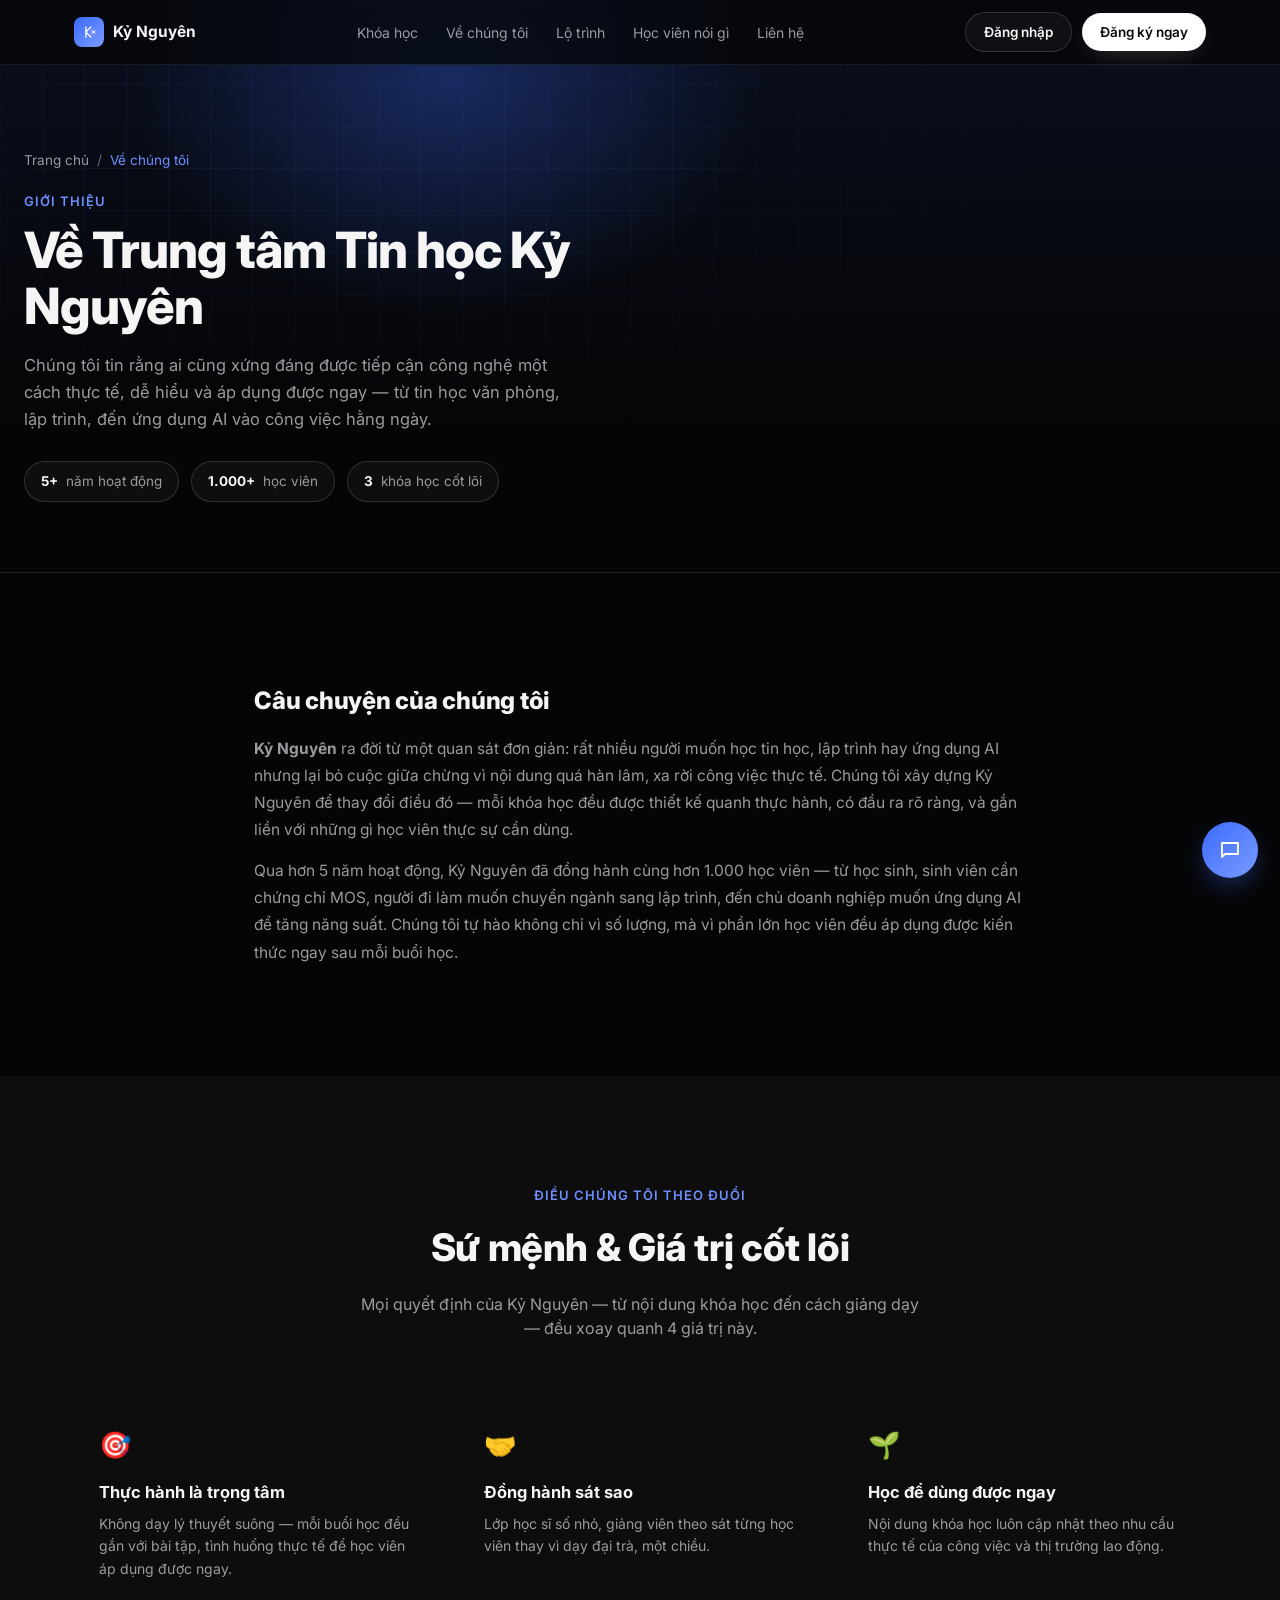
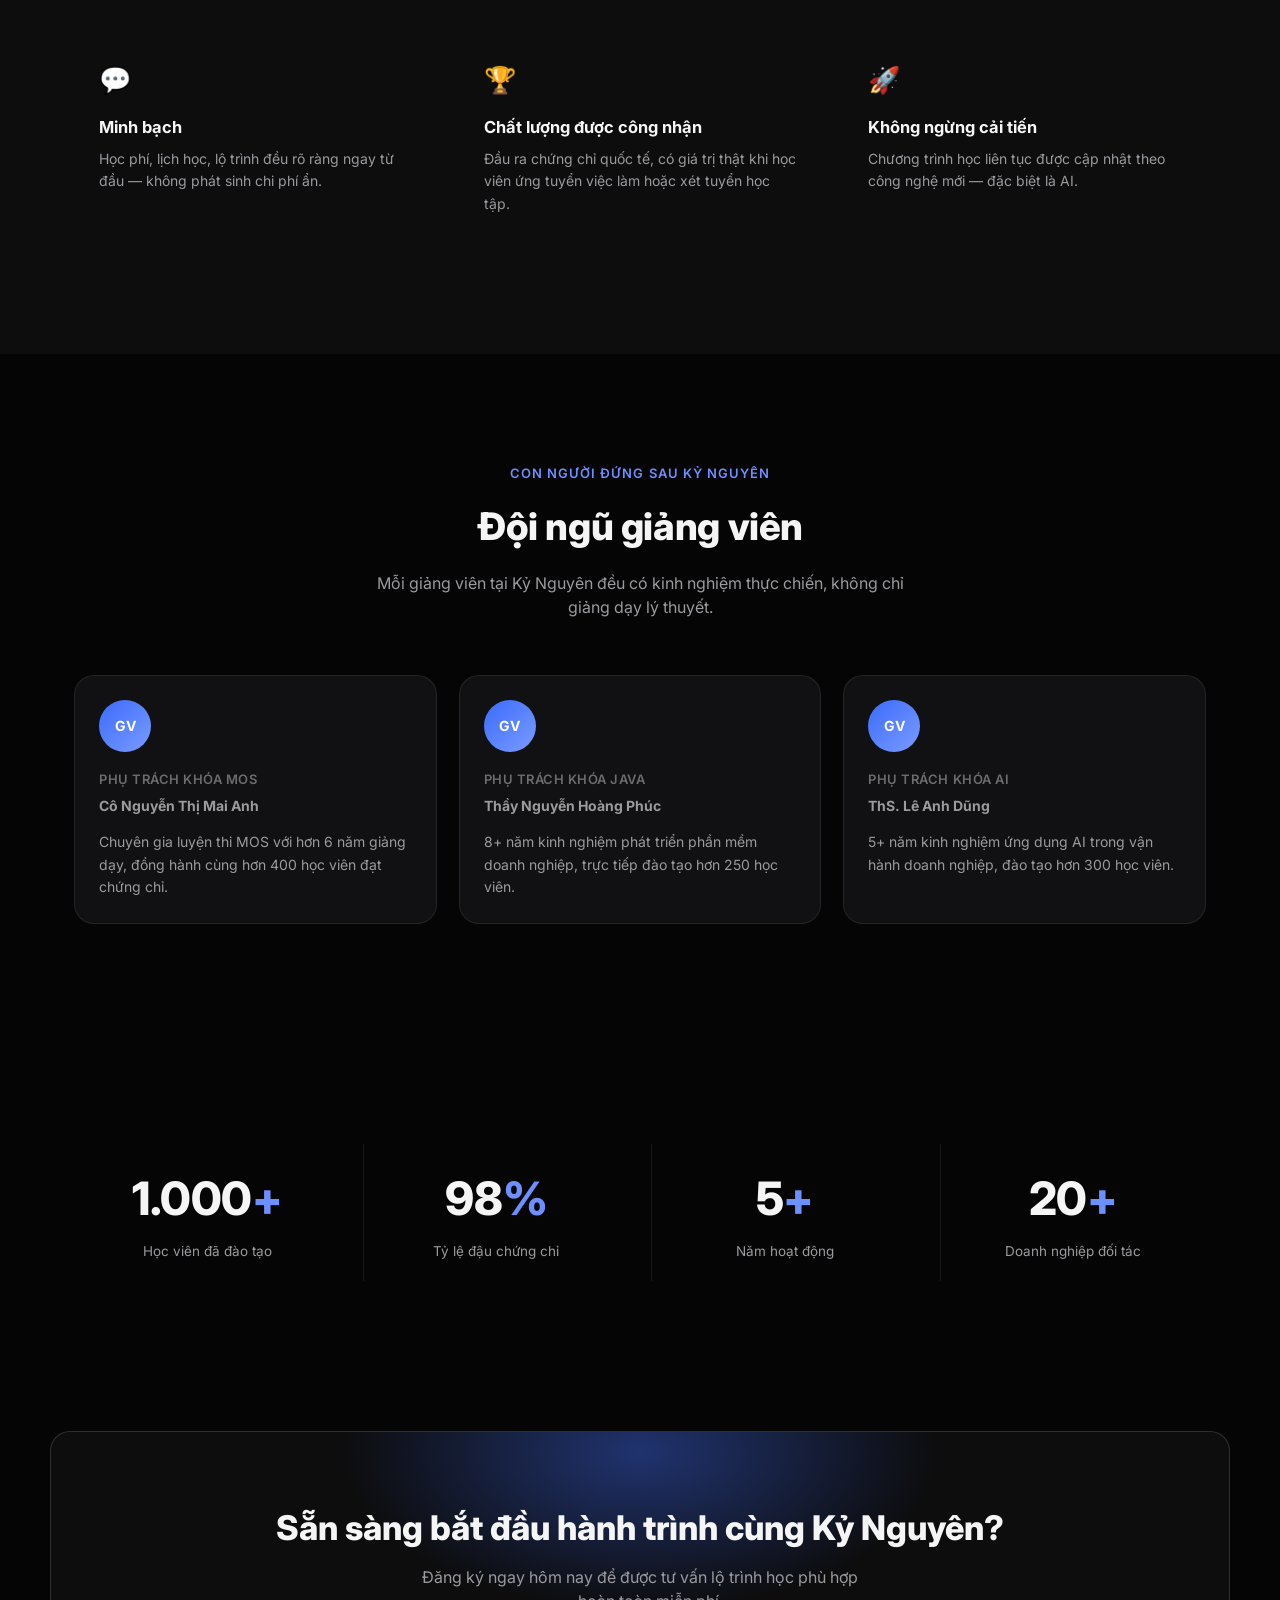
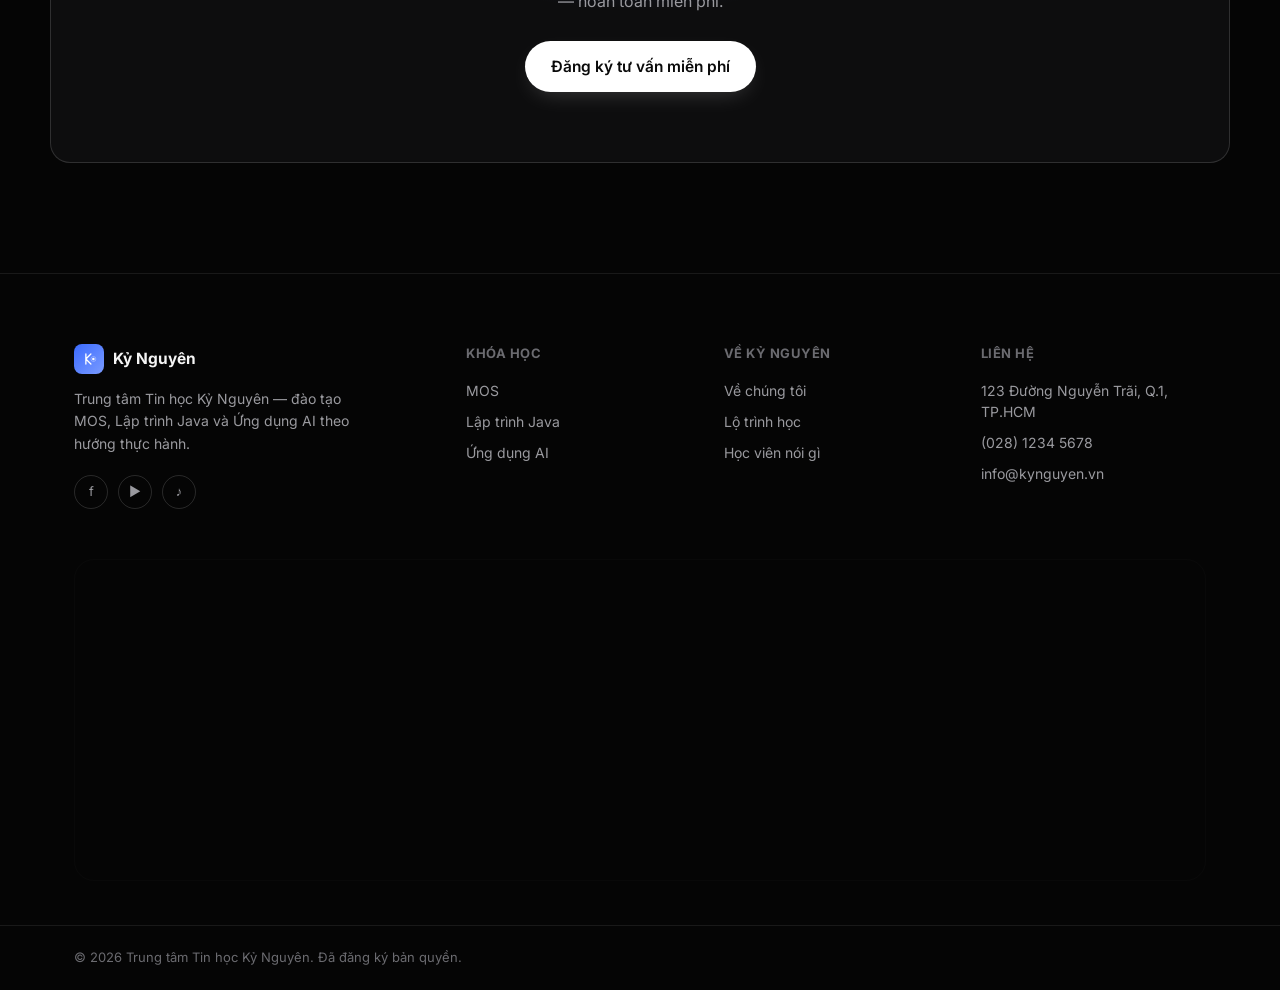
<file: about.html>
<!DOCTYPE html>
<html lang="vi">
<head>
<meta charset="UTF-8">
<meta name="viewport" content="width=device-width, initial-scale=1.0">
<title>Về Chúng Tôi — Kỷ Nguyên</title>
<meta name="description" content="Tìm hiểu về Trung tâm Tin học Kỷ Nguyên — sứ mệnh, giá trị cốt lõi và đội ngũ giảng viên đứng sau các khóa học MOS, Lập trình Java và Ứng dụng AI.">
<link rel="icon" type="image/svg+xml" href="assets/images/favicon.svg">

<meta property="og:type" content="website">
<meta property="og:title" content="Về Chúng Tôi — Kỷ Nguyên">
<meta property="og:description" content="Sứ mệnh, giá trị cốt lõi và đội ngũ giảng viên của Trung tâm Tin học Kỷ Nguyên.">
<meta property="og:image" content="assets/images/course-ai-banner.jpg">
<meta name="twitter:card" content="summary_large_image">

<link rel="preconnect" href="https://fonts.googleapis.com">
<link rel="preconnect" href="https://fonts.gstatic.com" crossorigin>
<link href="https://fonts.googleapis.com/css2?family=Inter:wght@400;500;600;700;800&display=swap" rel="stylesheet">
<link rel="stylesheet" href="css/style.css">
</head>
<body>

<header class="nav" id="nav">
  <div class="container nav__inner">
    <a href="index.html" class="nav__logo">
      <span class="nav__logo-mark"><svg viewBox="0 0 64 64" aria-hidden="true"><path d="M22 16 V48 M22 32 L38 16 M22 32 L38 48" stroke="#fff" stroke-width="4.2" fill="none" stroke-linecap="round" stroke-linejoin="round"/><circle cx="46" cy="32" r="4" fill="#fff"/><circle cx="46" cy="32" r="8" stroke="#fff" stroke-width="1.6" fill="none" opacity=".6"/></svg></span>
      <span class="nav__logo-text">Kỷ Nguyên</span>
    </a>

    <nav class="nav__links" id="navLinks">
      <a href="index.html#courses">Khóa học</a>
      <a href="about.html">Về chúng tôi</a>
      <a href="index.html#roadmap">Lộ trình</a>
      <a href="index.html#testimonials">Học viên nói gì</a>
      <a href="index.html#contact">Liên hệ</a>
    </nav>

    <div class="nav__actions">
      <a href="index.html#contact" class="btn btn--ghost btn--sm">Đăng nhập</a>
      <a href="index.html#contact" class="btn btn--primary btn--sm js-open-register">Đăng ký ngay</a>
    </div>

    <button class="nav__burger" id="navBurger" aria-label="Mở menu">
      <span></span><span></span><span></span>
    </button>
  </div>
</header>

<main>

  <!-- BANNER -->
  <section class="course-banner">
    <div class="course-banner__grid" aria-hidden="true"></div>
    <div class="course-banner__glow" aria-hidden="true"></div>

    <div class="container course-banner__inner">
      <nav class="breadcrumb" aria-label="Breadcrumb">
        <a href="index.html">Trang chủ</a>
        <span>/</span>
        <span class="breadcrumb__current">Về chúng tôi</span>
      </nav>

      <p class="eyebrow eyebrow--left">Giới thiệu</p>
      <h1 class="course-banner__title">Về Trung tâm Tin học Kỷ Nguyên</h1>
      <p class="course-banner__subtitle">
        Chúng tôi tin rằng ai cũng xứng đáng được tiếp cận công nghệ một cách thực tế, dễ hiểu
        và áp dụng được ngay — từ tin học văn phòng, lập trình, đến ứng dụng AI vào công việc hằng ngày.
      </p>

      <div class="course-banner__meta">
        <span class="meta-pill"><strong>5+</strong> năm hoạt động</span>
        <span class="meta-pill"><strong>1.000+</strong> học viên</span>
        <span class="meta-pill"><strong>3</strong> khóa học cốt lõi</span>
      </div>
    </div>
  </section>

  <!-- CÂU CHUYỆN -->
  <section class="section">
    <div class="container course-layout" style="grid-template-columns:1fr; max-width:820px;">
      <article class="course-block">
        <h2>Câu chuyện của chúng tôi</h2>
        <p>
          <strong>Kỷ Nguyên</strong> ra đời từ một quan sát đơn giản: rất nhiều người muốn học tin học,
          lập trình hay ứng dụng AI nhưng lại bỏ cuộc giữa chừng vì nội dung quá hàn lâm, xa rời công
          việc thực tế. Chúng tôi xây dựng Kỷ Nguyên để thay đổi điều đó — mỗi khóa học đều được thiết
          kế quanh thực hành, có đầu ra rõ ràng, và gắn liền với những gì học viên thực sự cần dùng.
        </p>
        <p>
          Qua hơn 5 năm hoạt động, Kỷ Nguyên đã đồng hành cùng hơn 1.000 học viên — từ học sinh, sinh
          viên cần chứng chỉ MOS, người đi làm muốn chuyển ngành sang lập trình, đến chủ doanh nghiệp
          muốn ứng dụng AI để tăng năng suất. Chúng tôi tự hào không chỉ vì số lượng, mà vì phần lớn
          học viên đều áp dụng được kiến thức ngay sau mỗi buổi học.
        </p>
      </article>
    </div>
  </section>

  <!-- SỨ MỆNH & GIÁ TRỊ -->
  <section class="section section--alt">
    <div class="container">
      <p class="eyebrow">Điều chúng tôi theo đuổi</p>
      <h2 class="section__title">Sứ mệnh &amp; Giá trị cốt lõi</h2>
      <p class="section__desc">Mọi quyết định của Kỷ Nguyên — từ nội dung khóa học đến cách giảng dạy — đều xoay quanh 4 giá trị này.</p>

      <div class="grid grid--3 feature-grid">
        <div class="feature">
          <div class="feature__icon">🎯</div>
          <h3>Thực hành là trọng tâm</h3>
          <p>Không dạy lý thuyết suông — mỗi buổi học đều gắn với bài tập, tình huống thực tế để học viên áp dụng được ngay.</p>
        </div>
        <div class="feature">
          <div class="feature__icon">🤝</div>
          <h3>Đồng hành sát sao</h3>
          <p>Lớp học sĩ số nhỏ, giảng viên theo sát từng học viên thay vì dạy đại trà, một chiều.</p>
        </div>
        <div class="feature">
          <div class="feature__icon">🌱</div>
          <h3>Học để dùng được ngay</h3>
          <p>Nội dung khóa học luôn cập nhật theo nhu cầu thực tế của công việc và thị trường lao động.</p>
        </div>
        <div class="feature">
          <div class="feature__icon">💬</div>
          <h3>Minh bạch</h3>
          <p>Học phí, lịch học, lộ trình đều rõ ràng ngay từ đầu — không phát sinh chi phí ẩn.</p>
        </div>
        <div class="feature">
          <div class="feature__icon">🏆</div>
          <h3>Chất lượng được công nhận</h3>
          <p>Đầu ra chứng chỉ quốc tế, có giá trị thật khi học viên ứng tuyển việc làm hoặc xét tuyển học tập.</p>
        </div>
        <div class="feature">
          <div class="feature__icon">🚀</div>
          <h3>Không ngừng cải tiến</h3>
          <p>Chương trình học liên tục được cập nhật theo công nghệ mới — đặc biệt là AI.</p>
        </div>
      </div>
    </div>
  </section>

  <!-- ĐỘI NGŨ GIẢNG VIÊN -->
  <section class="section">
    <div class="container">
      <p class="eyebrow">Con người đứng sau Kỷ Nguyên</p>
      <h2 class="section__title">Đội ngũ giảng viên</h2>
      <p class="section__desc">Mỗi giảng viên tại Kỷ Nguyên đều có kinh nghiệm thực chiến, không chỉ giảng dạy lý thuyết.</p>

      <div class="grid grid--3" style="margin-top:56px; gap:22px;">
        <article class="course-block instructor-card" style="flex-direction:column; align-items:flex-start; text-align:left;">
          <div class="instructor-card__avatar">GV</div>
          <div>
            <h3>Phụ trách khóa MOS</h3>
            <p class="instructor-card__name">Cô Nguyễn Thị Mai Anh</p>
            <p>Chuyên gia luyện thi MOS với hơn 6 năm giảng dạy, đồng hành cùng hơn 400 học viên đạt chứng chỉ.</p>
          </div>
        </article>
        <article class="course-block instructor-card" style="flex-direction:column; align-items:flex-start; text-align:left;">
          <div class="instructor-card__avatar">GV</div>
          <div>
            <h3>Phụ trách khóa Java</h3>
            <p class="instructor-card__name">Thầy Nguyễn Hoàng Phúc</p>
            <p>8+ năm kinh nghiệm phát triển phần mềm doanh nghiệp, trực tiếp đào tạo hơn 250 học viên.</p>
          </div>
        </article>
        <article class="course-block instructor-card" style="flex-direction:column; align-items:flex-start; text-align:left;">
          <div class="instructor-card__avatar">GV</div>
          <div>
            <h3>Phụ trách khóa AI</h3>
            <p class="instructor-card__name">ThS. Lê Anh Dũng</p>
            <p>5+ năm kinh nghiệm ứng dụng AI trong vận hành doanh nghiệp, đào tạo hơn 300 học viên.</p>
          </div>
        </article>
      </div>
    </div>
  </section>

  <!-- THÀNH TỰU -->
  <section class="section stats">
    <div class="container">
      <div class="grid grid--4 stats-grid">
        <div class="stat">
          <span class="stat__num">1.000<span class="text-accent">+</span></span>
          <span class="stat__label">Học viên đã đào tạo</span>
        </div>
        <div class="stat">
          <span class="stat__num">98<span class="text-accent">%</span></span>
          <span class="stat__label">Tỷ lệ đậu chứng chỉ</span>
        </div>
        <div class="stat">
          <span class="stat__num">5<span class="text-accent">+</span></span>
          <span class="stat__label">Năm hoạt động</span>
        </div>
        <div class="stat">
          <span class="stat__num">20<span class="text-accent">+</span></span>
          <span class="stat__label">Doanh nghiệp đối tác</span>
        </div>
      </div>
    </div>
  </section>

  <!-- CTA -->
  <section class="section cta">
    <div class="container cta__inner">
      <div class="cta__glow" aria-hidden="true"></div>
      <h2>Sẵn sàng bắt đầu hành trình cùng Kỷ Nguyên?</h2>
      <p>Đăng ký ngay hôm nay để được tư vấn lộ trình học phù hợp — hoàn toàn miễn phí.</p>
      <a href="index.html#contact" class="btn btn--primary btn--lg js-open-register">Đăng ký tư vấn miễn phí</a>
    </div>
  </section>

</main>

<!-- FOOTER -->
<footer class="footer">
  <div class="container footer__inner">
    <div class="footer__brand">
      <a href="index.html" class="nav__logo">
        <span class="nav__logo-mark"><svg viewBox="0 0 64 64" aria-hidden="true"><path d="M22 16 V48 M22 32 L38 16 M22 32 L38 48" stroke="#fff" stroke-width="4.2" fill="none" stroke-linecap="round" stroke-linejoin="round"/><circle cx="46" cy="32" r="4" fill="#fff"/><circle cx="46" cy="32" r="8" stroke="#fff" stroke-width="1.6" fill="none" opacity=".6"/></svg></span>
        <span class="nav__logo-text">Kỷ Nguyên</span>
      </a>
      <p>Trung tâm Tin học Kỷ Nguyên — đào tạo MOS, Lập trình Java và Ứng dụng AI theo hướng thực hành.</p>
      <div class="footer__social">
        <a href="#" aria-label="Facebook">f</a>
        <a href="#" aria-label="YouTube">▶</a>
        <a href="#" aria-label="TikTok">♪</a>
      </div>
    </div>

    <div class="footer__col">
      <h4>Khóa học</h4>
      <a href="mos-ai.html">MOS</a>
      <a href="java.html">Lập trình Java</a>
      <a href="course-ai.html">Ứng dụng AI</a>
    </div>

    <div class="footer__col">
      <h4>Về Kỷ Nguyên</h4>
      <a href="about.html">Về chúng tôi</a>
      <a href="index.html#roadmap">Lộ trình học</a>
      <a href="index.html#testimonials">Học viên nói gì</a>
    </div>

    <div class="footer__col">
      <h4>Liên hệ</h4>
      <p>123 Đường Nguyễn Trãi, Q.1, TP.HCM</p>
      <p>(028) 1234 5678</p>
      <p>info@kynguyen.vn</p>
    </div>
  </div>

  <div class="container">
    <div class="footer__map">
      <iframe src="https://www.google.com/maps/embed?pb=!1m16!1m12!1m3!1d62709.926862360386!2d106.58858170107588!3d10.782914794125968!2m3!1f0!2f0!3f0!3m2!1i1024!2i768!4f13.1!2m1!1zMTIzIMSQxrDhu51uZyBOZ3V54buFbiBUcsOjaSwgUS4xLCBUUC5IQ00!5e0!3m2!1svi!2s!4v1792310811880!5m2!1svi!2s" width="100%" height="320" style="border:0;" allowfullscreen="" loading="lazy" referrerpolicy="strict-origin-when-cross-origin" title="Bản đồ vị trí Trung tâm Tin học Kỷ Nguyên"></iframe>
    </div>
  </div>

  <div class="footer__bottom">
    <div class="container footer__bottom-inner">
      <span>© 2026 Trung tâm Tin học Kỷ Nguyên. Đã đăng ký bản quyền.</span>
    </div>
  </div>
</footer>

<!-- REGISTER / CONSULTATION MODAL -->
<div class="modal-overlay" id="registerModal" aria-hidden="true">
  <div class="modal" role="dialog" aria-modal="true" aria-labelledby="registerModalTitle">
    <button type="button" class="modal__close" id="modalClose" aria-label="Đóng">&times;</button>

    <div class="modal__body" id="modalFormView">
      <h3 id="registerModalTitle">Đăng ký tư vấn miễn phí</h3>
      <p class="modal__sub">Để lại thông tin, Kỷ Nguyên sẽ liên hệ tư vấn lộ trình học phù hợp cho bạn.</p>
      <p class="modal__general-error" id="modalGeneralError" hidden></p>

      <form id="registerForm" novalidate>
        <div class="field">
          <label for="regName">Họ và tên</label>
          <input type="text" id="regName" name="name" placeholder="Nguyễn Văn A" autocomplete="name">
          <span class="field__error" id="errName"></span>
        </div>
        <div class="field">
          <label for="regPhone">Số điện thoại</label>
          <input type="tel" id="regPhone" name="phone" placeholder="09xxxxxxxx" autocomplete="tel">
          <span class="field__error" id="errPhone"></span>
        </div>
        <div class="field">
          <label for="regEmail">Email</label>
          <input type="email" id="regEmail" name="email" placeholder="ban@email.com" autocomplete="email">
          <span class="field__error" id="errEmail"></span>
        </div>
        <div class="field">
          <label for="regMessage">Nội dung cần tư vấn</label>
          <textarea id="regMessage" name="message" rows="3" placeholder="Bạn muốn tư vấn về khóa học nào? (không bắt buộc)"></textarea>
        </div>
        <button type="submit" class="btn btn--primary btn--lg modal__submit" id="modalSubmitBtn">Gửi yêu cầu</button>
      </form>
    </div>

    <div class="modal__success" id="modalSuccessView" hidden>
      <div class="modal__success-icon">✓</div>
      <h3>Cảm ơn bạn!</h3>
      <p>Thông tin của bạn đã được ghi nhận.</p>
      <button type="button" class="btn btn--ghost btn--lg" id="modalSuccessClose">Đóng</button>
    </div>
  </div>
</div>

<!-- CHATBOT WIDGET -->
<div class="chatbot" id="chatbot">
  <button type="button" class="chatbot__toggle" id="chatbotToggle" aria-label="Mở trợ lý">
    <svg class="icon-chat" viewBox="0 0 24 24" fill="none"><path d="M4 5h16v11H7l-3 3V5Z" stroke="currentColor" stroke-width="1.8" stroke-linejoin="round"/></svg>
    <svg class="icon-close" viewBox="0 0 24 24" fill="none"><path d="M6 6l12 12M18 6 6 18" stroke="currentColor" stroke-width="1.8" stroke-linecap="round"/></svg>
  </button>

  <div class="chatbot__panel" role="dialog" aria-label="Trợ lý Kỷ Nguyên">
    <div class="chatbot__header">
      <span>Trợ lý Kỷ Nguyên</span>
      <button type="button" class="chatbot__icon-btn" id="chatbotCloseBtn" aria-label="Đóng">✕</button>
    </div>

    <div class="chatbot__chat" id="chatbotChatView">
      <div class="chatbot__messages" id="chatbotMessages"></div>
      <div class="chatbot__composer">
        <textarea id="chatbotInput" rows="1" placeholder="Nhập câu hỏi của bạn..."></textarea>
        <button type="button" class="chatbot__send" id="chatbotSend" aria-label="Gửi">
          <svg viewBox="0 0 24 24" fill="none" width="16" height="16"><path d="M4 12 20 4l-7 16-2.5-7L4 12Z" stroke="currentColor" stroke-width="1.6" stroke-linejoin="round"/></svg>
        </button>
      </div>
    </div>
  </div>
</div>

<script src="js/supabase-config.js"></script>
<script src="js/main.js"></script>
<script src="js/dynamic-content.js"></script>
<script src="js/chatbot.js"></script>
</body>
</html>
</file>
<file: css/style.css>
/* ===== Reset & base ===== */
*, *::before, *::after { box-sizing: border-box; margin: 0; padding: 0; }

:root {
  --bg: #050505;
  --bg-elevated: #0d0d0e;
  --bg-card: #111113;
  --border: rgba(255,255,255,0.08);
  --border-strong: rgba(255,255,255,0.14);
  --text: #f5f5f5;
  --text-muted: #9a9a9f;
  --text-faint: #6b6b70;
  --accent: #3b6bff;
  --accent-light: #6e8fff;
  --accent-dim: rgba(59,107,255,0.14);
  --radius-lg: 20px;
  --radius-md: 14px;
  --radius-sm: 10px;
  --container: 1180px;
  --ease: cubic-bezier(.16,1,.3,1);
}

html { scroll-behavior: smooth; }

html, body { overflow-x: hidden; }

body {
  background: var(--bg);
  color: var(--text);
  font-family: 'Inter', -apple-system, BlinkMacSystemFont, 'Segoe UI', sans-serif;
  font-size: 16px;
  line-height: 1.5;
  -webkit-font-smoothing: antialiased;
}

img { max-width: 100%; display: block; }
ul, ol { list-style: none; }
a { color: inherit; text-decoration: none; }
button { font: inherit; cursor: pointer; background: none; border: none; color: inherit; }
svg { width: 22px; height: 22px; }

.container {
  max-width: var(--container);
  margin: 0 auto;
  padding: 0 24px;
}

.text-accent { color: var(--accent-light); }

/* ===== Buttons ===== */
.btn {
  display: inline-flex;
  align-items: center;
  justify-content: center;
  gap: 8px;
  border-radius: 999px;
  font-weight: 600;
  white-space: nowrap;
  transition: transform .2s var(--ease), background .2s var(--ease), border-color .2s var(--ease), box-shadow .2s var(--ease);
}
.btn--sm { padding: 9px 18px; font-size: 13.5px; }
.btn--lg { padding: 14px 26px; font-size: 15.5px; }

.btn--primary {
  background: #fff;
  color: #0a0a0a;
  box-shadow: 0 8px 24px -10px rgba(255,255,255,.25);
}
.btn--primary:hover { background: #e6e6e6; transform: translateY(-1px); }

.btn--ghost {
  background: rgba(255,255,255,0.04);
  color: var(--text);
  border: 1px solid var(--border-strong);
}
.btn--ghost:hover { background: rgba(255,255,255,0.08); border-color: rgba(255,255,255,.24); }

/* ===== Nav ===== */
.nav {
  position: fixed;
  top: 0; left: 0; right: 0;
  z-index: 100;
  background: rgba(5,5,5,0.7);
  backdrop-filter: blur(14px);
  -webkit-backdrop-filter: blur(14px);
  border-bottom: 1px solid var(--border);
}
.nav__inner {
  display: flex;
  align-items: center;
  justify-content: space-between;
  height: 64px;
}
.nav__logo { display: flex; align-items: center; gap: 9px; font-weight: 700; font-size: 15.5px; }
.nav__logo-mark {
  display: grid; place-items: center;
  width: 30px; height: 30px;
  border-radius: 8px;
  background: linear-gradient(135deg, var(--accent), #7a9bff);
  flex: none;
}
.nav__logo-mark svg { width: 20px; height: 20px; }
.nav__links { display: flex; align-items: center; gap: 28px; }
.nav__links a { font-size: 14px; color: var(--text-muted); transition: color .2s var(--ease); }
.nav__links a:hover { color: var(--text); }
.nav__actions { display: flex; align-items: center; gap: 10px; }

.nav__burger {
  display: none;
  flex-direction: column;
  gap: 5px;
  width: 22px;
}
.nav__burger span { height: 2px; background: var(--text); border-radius: 2px; transition: transform .2s var(--ease), opacity .2s var(--ease); }
.nav--scrolled { background: rgba(5,5,5,0.92); }

.nav__burger--open span:nth-child(1) { transform: translateY(7px) rotate(45deg); }
.nav__burger--open span:nth-child(2) { opacity: 0; }
.nav__burger--open span:nth-child(3) { transform: translateY(-7px) rotate(-45deg); }

/* ===== Scroll reveal ===== */
.reveal { opacity: 0; transform: translateY(16px); transition: opacity .6s var(--ease), transform .6s var(--ease); }
.reveal.is-visible { opacity: 1; transform: translateY(0); }

/* ===== Hero ===== */
.hero {
  position: relative;
  padding: 150px 0 90px;
  overflow: hidden;
  text-align: center;
}
.hero__glow {
  position: absolute;
  top: -220px; left: 50%;
  transform: translateX(-50%);
  width: 900px; height: 600px;
  background: radial-gradient(ellipse at center, rgba(59,107,255,0.35), rgba(59,107,255,0) 70%);
  filter: blur(10px);
  pointer-events: none;
}
.hero__inner { position: relative; display: flex; flex-direction: column; align-items: center; }

.hero__badge {
  display: inline-flex;
  align-items: center;
  gap: 8px;
  padding: 6px 14px;
  border-radius: 999px;
  background: rgba(255,255,255,0.04);
  border: 1px solid var(--border-strong);
  font-size: 13px;
  color: var(--text-muted);
  margin-bottom: 26px;
}
.hero__badge .dot {
  width: 7px; height: 7px; border-radius: 50%;
  background: var(--accent-light);
  box-shadow: 0 0 10px 2px rgba(110,143,255,.7);
}

.hero__title {
  width: 100%;
  font-size: clamp(34px, 5.4vw, 58px);
  font-weight: 800;
  line-height: 1.12;
  letter-spacing: -0.02em;
  max-width: 920px;
}

.hero__subtitle {
  width: 100%;
  margin-top: 22px;
  max-width: 600px;
  color: var(--text-muted);
  font-size: 17px;
  line-height: 1.6;
}

.hero__cta {
  width: 100%;
  display: flex;
  gap: 14px;
  margin-top: 34px;
  flex-wrap: wrap;
  justify-content: center;
}

.hero__mock { margin-top: 64px; width: 100%; }

.mock {
  max-width: 980px;
  margin: 0 auto;
  border-radius: var(--radius-lg);
  background: var(--bg-elevated);
  border: 1px solid var(--border-strong);
  box-shadow: 0 30px 80px -30px rgba(0,0,0,.8), 0 0 0 1px rgba(255,255,255,.02);
  overflow: hidden;
  text-align: left;
}
.mock__topbar {
  display: flex; align-items: center; gap: 7px;
  padding: 13px 18px;
  border-bottom: 1px solid var(--border);
  background: rgba(255,255,255,0.015);
}
.mock__dot { width: 9px; height: 9px; border-radius: 50%; background: rgba(255,255,255,.14); }
.mock__title { margin-left: 10px; font-size: 12.5px; color: var(--text-faint); }

.mock__body { display: grid; grid-template-columns: 170px 1fr; min-height: 340px; }
.mock__side {
  border-right: 1px solid var(--border);
  padding: 18px 12px;
  display: flex; flex-direction: column; gap: 4px;
}
.mock__side-item {
  padding: 9px 12px;
  border-radius: 8px;
  font-size: 13px;
  color: var(--text-faint);
}
.mock__side-item--active { background: var(--accent-dim); color: var(--accent-light); }

.mock__main { padding: 22px; display: flex; flex-direction: column; gap: 18px; }
.mock__row { display: grid; grid-template-columns: repeat(3, 1fr); gap: 14px; }
.mock__card {
  background: var(--bg-card);
  border: 1px solid var(--border);
  border-radius: var(--radius-sm);
  padding: 14px;
  display: flex; flex-direction: column; gap: 8px;
}
.mock__label { font-size: 12px; color: var(--text-faint); }
.mock__big { font-size: 22px; font-weight: 700; }
.mock__bar { height: 5px; border-radius: 4px; background: rgba(255,255,255,.07); overflow: hidden; }
.mock__bar span { display: block; height: 100%; background: linear-gradient(90deg, var(--accent), var(--accent-light)); }

.mock__panel {
  background: var(--bg-card);
  border: 1px solid var(--border);
  border-radius: var(--radius-sm);
  padding: 16px;
  flex: 1;
}
.mock__panel-head { font-size: 12.5px; color: var(--text-faint); margin-bottom: 12px; }
.mock__chat { display: flex; flex-direction: column; gap: 8px; }
.mock__bubble { max-width: 80%; padding: 9px 13px; border-radius: 12px; font-size: 13px; line-height: 1.45; }
.mock__bubble--ai { background: rgba(255,255,255,.05); align-self: flex-start; border-bottom-left-radius: 4px; }
.mock__bubble--user { background: var(--accent-dim); color: var(--accent-light); align-self: flex-end; border-bottom-right-radius: 4px; }

/* ===== Logo cloud ===== */
.logos { padding: 50px 0; border-top: 1px solid var(--border); border-bottom: 1px solid var(--border); }
.logos__label { text-align: center; font-size: 13px; color: var(--text-faint); margin-bottom: 26px; letter-spacing: .02em; }
.logos__row {
  display: flex;
  flex-wrap: wrap;
  justify-content: center;
  align-items: center;
  gap: 42px;
  color: var(--text-faint);
  font-weight: 600;
  font-size: 15px;
  filter: grayscale(1);
  opacity: .7;
}

/* ===== Sections ===== */
.section { padding: 110px 0; }
.section--alt { background: var(--bg-elevated); }

.eyebrow {
  text-align: center;
  font-size: 13px;
  font-weight: 600;
  color: var(--accent-light);
  text-transform: uppercase;
  letter-spacing: .08em;
  margin-bottom: 14px;
}
.section__title {
  text-align: center;
  font-size: clamp(26px, 3.4vw, 38px);
  font-weight: 800;
  letter-spacing: -0.01em;
  max-width: 760px;
  margin: 0 auto;
}
.section__desc {
  text-align: center;
  color: var(--text-muted);
  max-width: 560px;
  margin: 16px auto 0;
  font-size: 16px;
}

.grid { display: grid; gap: 22px; }
.grid--3 { grid-template-columns: repeat(3, 1fr); }
.grid--4 { grid-template-columns: repeat(4, 1fr); }

/* ===== Cards (courses) ===== */
.course-grid { margin-top: 56px; }
.card {
  background: var(--bg-card);
  border: 1px solid var(--border);
  border-radius: var(--radius-lg);
  padding: 30px 26px;
  transition: border-color .2s var(--ease), transform .2s var(--ease), background .2s var(--ease);
}
.card:hover { border-color: var(--border-strong); transform: translateY(-3px); background: #131315; }

.card__icon {
  width: 46px; height: 46px;
  display: grid; place-items: center;
  border-radius: 12px;
  margin-bottom: 20px;
}
.icon--blue { background: var(--accent-dim); color: var(--accent-light); }

.card__title { font-size: 19px; font-weight: 700; margin-bottom: 10px; }
.card__desc { color: var(--text-muted); font-size: 14.5px; line-height: 1.6; margin-bottom: 18px; }
.card__meta { display: flex; flex-direction: column; gap: 7px; margin-bottom: 20px; }
.card__meta li { font-size: 13px; color: var(--text-faint); padding-left: 16px; position: relative; }
.card__meta li::before { content: "—"; position: absolute; left: 0; color: var(--accent-light); }
.card__link { font-size: 14px; font-weight: 600; color: var(--accent-light); }

/* ===== Features (why) ===== */
.feature-grid { margin-top: 56px; }
.feature {
  padding: 28px 24px;
  border-radius: var(--radius-md);
  border: 1px solid transparent;
  transition: background .2s var(--ease), border-color .2s var(--ease);
}
.feature:hover { background: rgba(255,255,255,0.03); border-color: var(--border); }
.feature__icon { font-size: 26px; margin-bottom: 16px; }
.feature h3 { font-size: 16.5px; font-weight: 700; margin-bottom: 8px; }
.feature p { font-size: 14px; color: var(--text-muted); line-height: 1.6; }

/* ===== Stats ===== */
.stats-grid { text-align: center; }
.stat { display: flex; flex-direction: column; gap: 8px; padding: 20px; border-left: 1px solid var(--border); }
.stat:first-child { border-left: none; }
.stat__num { font-size: clamp(32px, 4vw, 46px); font-weight: 800; letter-spacing: -0.01em; }
.stat__label { font-size: 13.5px; color: var(--text-muted); }

/* ===== Roadmap ===== */
.roadmap { margin-top: 56px; display: flex; flex-direction: column; max-width: 760px; margin-left: auto; margin-right: auto; }
.roadmap__step {
  display: flex; gap: 22px;
  padding: 26px 0;
  border-top: 1px solid var(--border);
}
.roadmap__step:last-child { border-bottom: 1px solid var(--border); }
.roadmap__index { font-size: 14px; font-weight: 700; color: var(--accent-light); min-width: 34px; }
.roadmap__step h3 { font-size: 17px; font-weight: 700; margin-bottom: 6px; }
.roadmap__step p { font-size: 14.5px; color: var(--text-muted); line-height: 1.6; }

/* ===== Testimonials ===== */
.testimonial-grid { margin-top: 56px; }
.testimonial {
  background: var(--bg-card);
  border: 1px solid var(--border);
  border-radius: var(--radius-lg);
  padding: 28px 24px;
  display: flex; flex-direction: column; justify-content: space-between; gap: 22px;
}
.testimonial p { font-size: 15px; line-height: 1.65; color: var(--text); }
.testimonial footer { display: flex; align-items: center; gap: 12px; }
.testimonial__avatar {
  flex: none;
  width: 40px; height: 40px;
  border-radius: 50%;
  display: grid; place-items: center;
  background: linear-gradient(135deg, var(--accent), #7a9bff);
  color: #fff;
  font-size: 14px;
  font-weight: 700;
  overflow: hidden;
}
.testimonial__avatar img { width: 100%; height: 100%; object-fit: cover; display: block; }
.testimonial__meta { display: flex; flex-direction: column; gap: 2px; }
.testimonial__name { font-size: 14px; font-weight: 700; }
.testimonial__role { font-size: 12.5px; color: var(--text-faint); }

/* ===== CTA ===== */
.cta { padding-top: 40px; }
.cta__inner {
  position: relative;
  text-align: center;
  background: var(--bg-elevated);
  border: 1px solid var(--border-strong);
  border-radius: var(--radius-lg);
  padding: 70px 24px;
  overflow: hidden;
}
.cta__glow {
  position: absolute;
  top: -140px; left: 50%; transform: translateX(-50%);
  width: 600px; height: 320px;
  background: radial-gradient(ellipse at center, rgba(59,107,255,0.4), transparent 70%);
  pointer-events: none;
}
.cta h2 { position: relative; font-size: clamp(24px, 3vw, 34px); font-weight: 800; margin-bottom: 12px; }
.cta p { position: relative; color: var(--text-muted); max-width: 440px; margin: 0 auto 28px; }
.cta .btn { position: relative; }

/* ===== Footer ===== */
.footer { border-top: 1px solid var(--border); padding-top: 70px; background: var(--bg); }
.footer__inner {
  display: grid;
  grid-template-columns: 1.6fr repeat(3, 1fr);
  gap: 32px;
  padding-bottom: 50px;
}
.footer__brand p { margin-top: 14px; color: var(--text-muted); font-size: 14px; max-width: 280px; line-height: 1.6; }
.footer__social { display: flex; gap: 10px; margin-top: 20px; }
.footer__social a {
  width: 34px; height: 34px; border-radius: 50%;
  border: 1px solid var(--border-strong);
  display: grid; place-items: center;
  font-size: 13px; color: var(--text-muted);
  transition: border-color .2s var(--ease), color .2s var(--ease);
}
.footer__social a:hover { border-color: var(--accent-light); color: var(--accent-light); }

.footer__col h4 { font-size: 13px; text-transform: uppercase; letter-spacing: .04em; color: var(--text-faint); margin-bottom: 16px; }
.footer__col a, .footer__col p { display: block; font-size: 14px; color: var(--text-muted); margin-bottom: 10px; }
.footer__col a:hover { color: var(--text); }

.footer__map {
  border-radius: var(--radius-lg);
  overflow: hidden;
  border: 1px solid var(--border-strong);
  margin-bottom: 44px;
  filter: invert(90%) hue-rotate(180deg) brightness(.95) contrast(.9);
}
.footer__map iframe { display: block; width: 100%; }

.footer__bottom { border-top: 1px solid var(--border); padding: 22px 0; }
.footer__bottom-inner { display: flex; justify-content: space-between; flex-wrap: wrap; gap: 8px; font-size: 13px; color: var(--text-faint); }

/* ===== Breadcrumb ===== */
.breadcrumb { display: flex; align-items: center; gap: 8px; font-size: 13.5px; color: var(--text-faint); margin-bottom: 22px; }
.breadcrumb a { color: var(--text-muted); transition: color .2s var(--ease); }
.breadcrumb a:hover { color: var(--text); }
.breadcrumb__current { color: var(--accent-light); }

.eyebrow--left { text-align: left; margin-bottom: 10px; }

/* ===== Course banner ===== */
.course-banner {
  position: relative;
  padding: 150px 0 70px;
  overflow: hidden;
  background: linear-gradient(180deg, #0a0f1f 0%, var(--bg) 75%);
  border-bottom: 1px solid var(--border);
}
.course-banner__grid {
  position: absolute; inset: 0;
  background-image:
    linear-gradient(rgba(59,107,255,0.08) 1px, transparent 1px),
    linear-gradient(90deg, rgba(59,107,255,0.08) 1px, transparent 1px);
  background-size: 42px 42px;
  -webkit-mask-image: radial-gradient(ellipse 60% 70% at 30% 20%, #000 40%, transparent 85%);
          mask-image: radial-gradient(ellipse 60% 70% at 30% 20%, #000 40%, transparent 85%);
  pointer-events: none;
}
.course-banner__glow {
  position: absolute;
  top: -160px; left: 10%;
  width: 640px; height: 480px;
  background: radial-gradient(ellipse at center, rgba(59,107,255,0.3), transparent 70%);
  pointer-events: none;
}
.course-banner__device {
  /* Neo theo mép trên (không dùng top:50%) — vì chiều cao .course-banner
     thay đổi theo số dòng chữ bị xuống dòng (title/subtitle/meta-pills),
     canh giữa theo chiều dọc sẽ khiến ảnh trôi xuống đè vào chữ ở những
     màn hình chữ xuống dòng nhiều. Neo cố định theo top luôn ổn định. */
  position: absolute;
  right: 0; top: 150px;
  width: clamp(240px, 30vw, 520px);
  opacity: 1;
  filter: drop-shadow(0 30px 70px rgba(59,107,255,.35)) drop-shadow(0 20px 40px rgba(0,0,0,.6));
  pointer-events: none;
}
.course-banner__device svg { width: 100%; height: 100%; display: block; }
.course-banner__device img {
  width: 100%;
  height: auto;
  display: block;
  border-radius: var(--radius-lg);
  border: 1px solid var(--border-strong);
}
.course-banner__device--office { width: clamp(260px, 32vw, 560px); }

/* .course-banner__inner dùng chung thẻ với .container (có margin:0 auto
   để canh giữa khối max-width:1180px). Vì course-banner__inner tự giới
   hạn max-width:660px hẹp hơn, margin:auto kế thừa sẽ canh GIỮA cột chữ
   660px đó trong banner thay vì ghim sát lề trái — khiến cột chữ trôi
   dần sang phải theo viewport và có thể chạm ảnh minh họa bên phải.
   Ghim lại về lề trái (margin:0) để vị trí cột chữ luôn ổn định. */
.course-banner__inner { position: relative; max-width: 660px; margin: 0; }
.course-banner__title {
  font-size: clamp(32px, 4.6vw, 50px);
  font-weight: 800;
  line-height: 1.12;
  letter-spacing: -0.02em;
}
.course-banner__subtitle {
  margin-top: 18px;
  color: var(--text-muted);
  font-size: 16.5px;
  line-height: 1.65;
  max-width: 560px;
}
.course-banner__meta { display: flex; flex-wrap: wrap; gap: 12px; margin-top: 28px; }
.meta-pill {
  padding: 9px 16px;
  border-radius: 999px;
  background: rgba(255,255,255,0.04);
  border: 1px solid var(--border-strong);
  font-size: 13.5px;
  color: var(--text-muted);
}
.meta-pill strong { color: var(--text); font-weight: 700; margin-right: 4px; }

/* ===== Course detail layout ===== */
.course-detail { padding-top: 70px; }
.course-layout {
  display: grid;
  grid-template-columns: 1fr 340px;
  gap: 48px;
  align-items: start;
}

.course-main { display: flex; flex-direction: column; gap: 48px; min-width: 0; }
.course-block h2 { font-size: 24px; font-weight: 800; margin-bottom: 16px; letter-spacing: -0.01em; }
.course-block p { color: var(--text-muted); font-size: 15.5px; line-height: 1.75; }
.course-block p + p { margin-top: 14px; }
.course-block__sub { color: var(--text-faint); font-size: 14px; margin-bottom: 26px; }
.course-block__note { margin-top: 20px; font-size: 13.5px; color: var(--text-faint); }
.course-block__list { gap: 10px; }
.course-block__list li { font-size: 15px; color: var(--text-muted); }

.check-grid { display: grid; grid-template-columns: 1fr 1fr; gap: 14px 20px; }
.check-grid li { display: flex; gap: 10px; font-size: 14.5px; color: var(--text-muted); line-height: 1.55; }
.check-icon {
  flex: none;
  width: 20px; height: 20px;
  border-radius: 50%;
  background: var(--accent-dim);
  color: var(--accent-light);
  display: grid; place-items: center;
  font-size: 12px; font-weight: 700;
  margin-top: 1px;
}

.curriculum { display: flex; flex-direction: column; }
.curriculum__item {
  display: flex; gap: 20px;
  padding: 20px 0;
  border-top: 1px solid var(--border);
}
.curriculum__item:last-child { border-bottom: 1px solid var(--border); }
.curriculum__num {
  flex: none;
  font-size: 12.5px;
  font-weight: 700;
  color: var(--accent-light);
  background: var(--accent-dim);
  padding: 4px 10px;
  border-radius: 999px;
  height: fit-content;
}
.curriculum__item h3 { font-size: 16px; font-weight: 700; margin-bottom: 5px; }
.curriculum__item p { font-size: 14px; color: var(--text-muted); line-height: 1.6; }

.instructor-card {
  display: flex;
  gap: 18px;
  align-items: flex-start;
  background: var(--bg-card);
  border: 1px solid var(--border);
  border-radius: var(--radius-lg);
  padding: 24px;
}
.instructor-card__avatar {
  flex: none;
  width: 52px; height: 52px;
  border-radius: 50%;
  background: linear-gradient(135deg, var(--accent), #7a9bff);
  color: #fff;
  display: grid; place-items: center;
  font-weight: 700; font-size: 14px;
}
.instructor-card h3 { font-size: 13px; text-transform: uppercase; letter-spacing: .04em; color: var(--text-faint); margin-bottom: 6px; font-weight: 600; }
.instructor-card__name { font-size: 17px; font-weight: 700; color: var(--text); margin-bottom: 6px; }
.instructor-card p { font-size: 14px; color: var(--text-muted); line-height: 1.6; }

/* ===== Sidebar widgets ===== */
.course-sidebar { display: flex; flex-direction: column; gap: 20px; position: sticky; top: 88px; }

.price-card {
  background: var(--bg-card);
  border: 1px solid var(--border-strong);
  border-radius: var(--radius-lg);
  padding: 26px;
  display: flex;
  flex-direction: column;
}
.price-card__label { font-size: 13px; color: var(--text-faint); margin-bottom: 16px; }
.price-card__value { font-size: 34px; font-weight: 800; margin-top: 6px; letter-spacing: -0.01em; }
.price-card__facts { display: flex; flex-direction: column; gap: 11px; margin: 22px 0 24px; padding-top: 20px; border-top: 1px solid var(--border); }
.price-card__facts--compact { margin: 20px 0 0; }
.price-card__facts li { display: flex; justify-content: space-between; font-size: 13.5px; }
.price-card__facts li span { color: var(--text-faint); }
.price-card__facts li strong { color: var(--text); font-weight: 600; }
.price-card__cta { width: 100%; margin-top: 10px; }

/* ===== Plan options (multi-tier pricing) ===== */
.plan-option {
  position: relative;
  border: 1px solid var(--border);
  border-radius: var(--radius-md);
  padding: 18px;
  margin-bottom: 14px;
  display: flex;
  flex-direction: column;
}
.plan-option--featured { border-color: var(--accent); background: var(--accent-dim); }
.plan-option__badge {
  position: absolute; top: -11px; right: 16px;
  background: var(--accent);
  color: #fff;
  font-size: 11px; font-weight: 700;
  padding: 3px 11px;
  border-radius: 999px;
}
.plan-option__name { font-size: 13.5px; font-weight: 700; color: var(--text); }
.plan-option__price { font-size: 24px; font-weight: 800; margin-top: 8px; letter-spacing: -0.01em; }
.plan-option__desc { font-size: 12.5px; color: var(--text-faint); margin: 6px 0 14px; }
.plan-option__cta { width: 100%; }

.schedule-widget {
  background: var(--accent-dim);
  border: 1px solid rgba(59,107,255,0.3);
  border-radius: var(--radius-lg);
  padding: 14px 18px;
  display: flex;
  align-items: center;
  gap: 10px;
  font-size: 13px;
  line-height: 1.5;
  color: var(--text-muted);
}
.schedule-widget[hidden] { display: none; }
.schedule-widget__icon { flex: none; font-size: 17px; }
.schedule-widget strong { color: var(--accent-light); }

.social-widget {
  background: var(--bg-card);
  border: 1px solid var(--border);
  border-radius: var(--radius-lg);
  padding: 22px 26px;
}
.social-widget__label { display: block; font-size: 13px; color: var(--text-faint); margin-bottom: 16px; }
.social-widget__row { display: flex; flex-direction: column; gap: 8px; }
.social-btn {
  display: flex;
  align-items: center;
  gap: 12px;
  padding: 10px 12px;
  border-radius: var(--radius-sm);
  border: 1px solid var(--border);
  font-size: 14px;
  font-weight: 600;
  color: var(--text-muted);
  transition: border-color .2s var(--ease), color .2s var(--ease), background .2s var(--ease);
}
.social-btn svg { width: 18px; height: 18px; }
.social-btn:hover { border-color: var(--accent-light); color: var(--text); background: rgba(255,255,255,0.03); }

/* ===== Course trust strip (stats + testimonials + FAQ) ===== */
.trust-strip { background: var(--bg-elevated); border-top: 1px solid var(--border); border-bottom: 1px solid var(--border); }

.trust-stats {
  display: grid;
  grid-template-columns: repeat(3, 1fr);
  text-align: center;
  padding: 44px 0;
  border-bottom: 1px solid var(--border);
}
.trust-stats .stat { border-left: 1px solid var(--border); padding: 0 16px; }
.trust-stats .stat:first-child { border-left: none; }

.trust-testimonials { padding: 56px 0; border-bottom: 1px solid var(--border); }
.trust-testimonials .section__title { font-size: 24px; margin-bottom: 36px; }

.trust-faq { padding: 56px 0; }
.trust-faq .section__title { font-size: 24px; margin-bottom: 28px; }

.faq-list { max-width: 760px; margin: 0 auto; display: flex; flex-direction: column; gap: 12px; }
.faq-item {
  background: var(--bg-card);
  border: 1px solid var(--border);
  border-radius: var(--radius-md);
  padding: 4px 20px;
}
.faq-item summary {
  cursor: pointer;
  list-style: none;
  padding: 16px 0;
  font-weight: 600;
  font-size: 15px;
  display: flex;
  align-items: center;
  justify-content: space-between;
  gap: 16px;
}
.faq-item summary::-webkit-details-marker { display: none; }
.faq-item summary::after {
  content: "+";
  flex: none;
  font-size: 20px;
  font-weight: 400;
  color: var(--accent-light);
  transition: transform .2s var(--ease);
}
.faq-item[open] summary::after { transform: rotate(45deg); }
.faq-item p { padding: 0 0 18px; color: var(--text-muted); font-size: 14.5px; line-height: 1.65; }

/* ===== Register modal ===== */
.modal-overlay {
  position: fixed;
  inset: 0;
  z-index: 1000;
  display: flex;
  align-items: center;
  justify-content: center;
  padding: 24px;
  background: rgba(0,0,0,0.7);
  backdrop-filter: blur(6px);
  -webkit-backdrop-filter: blur(6px);
  opacity: 0;
  visibility: hidden;
  transition: opacity .2s var(--ease), visibility .2s var(--ease);
}
.modal-overlay.is-open { opacity: 1; visibility: visible; }

.modal {
  position: relative;
  width: 100%;
  max-width: 440px;
  max-height: 90vh;
  overflow-y: auto;
  background: var(--bg-elevated);
  border: 1px solid var(--border-strong);
  border-radius: var(--radius-lg);
  padding: 34px 30px 30px;
  box-shadow: 0 30px 80px -20px rgba(0,0,0,.8);
  transform: translateY(14px) scale(.98);
  transition: transform .25s var(--ease);
}
.modal-overlay.is-open .modal { transform: translateY(0) scale(1); }

.modal__close {
  position: absolute;
  top: 16px; right: 16px;
  width: 32px; height: 32px;
  display: grid; place-items: center;
  border-radius: 50%;
  color: var(--text-muted);
  font-size: 20px;
  line-height: 1;
  transition: background .2s var(--ease), color .2s var(--ease);
}
.modal__close:hover { background: rgba(255,255,255,0.06); color: var(--text); }

.modal__body h3 { font-size: 21px; font-weight: 800; margin-bottom: 8px; letter-spacing: -0.01em; }
.modal__sub { font-size: 14px; color: var(--text-muted); line-height: 1.55; margin-bottom: 24px; }

.field { margin-bottom: 16px; }
.field label { display: block; font-size: 13px; font-weight: 600; color: var(--text-muted); margin-bottom: 7px; }
.field input, .field textarea {
  width: 100%;
  font: inherit;
  color: var(--text);
  background: rgba(255,255,255,0.03);
  border: 1px solid var(--border-strong);
  border-radius: var(--radius-sm);
  padding: 11px 14px;
  resize: vertical;
  transition: border-color .2s var(--ease), background .2s var(--ease);
}
.field input::placeholder, .field textarea::placeholder { color: var(--text-faint); }
.field input:focus, .field textarea:focus {
  outline: none;
  border-color: var(--accent-light);
  background: rgba(255,255,255,0.05);
}
.field input.has-error, .field textarea.has-error { border-color: #ff5c5c; }
.field__error { display: block; min-height: 16px; font-size: 12.5px; color: #ff8080; margin-top: 6px; }

.modal__submit { width: 100%; margin-top: 6px; }
.modal__submit:disabled { opacity: .6; cursor: not-allowed; }

.modal__general-error {
  font-size: 13.5px;
  color: #ff8080;
  background: rgba(255,92,92,0.08);
  border: 1px solid rgba(255,92,92,0.3);
  border-radius: var(--radius-sm);
  padding: 10px 14px;
  margin-bottom: 18px;
}

.modal__success { text-align: center; padding: 10px 0 4px; }
.modal__success-icon {
  width: 56px; height: 56px;
  margin: 0 auto 18px;
  border-radius: 50%;
  background: var(--accent-dim);
  color: var(--accent-light);
  display: grid; place-items: center;
  font-size: 26px;
  font-weight: 700;
}
.modal__success h3 { font-size: 20px; font-weight: 800; margin-bottom: 8px; }
.modal__success p { font-size: 14.5px; color: var(--text-muted); margin-bottom: 26px; }

/* ===== Chatbot widget ===== */
.chatbot {
  position: fixed;
  right: 22px;
  bottom: 22px;
  z-index: 900;
}

.chatbot__toggle {
  width: 56px; height: 56px;
  border-radius: 50%;
  display: grid;
  place-items: center;
  background: linear-gradient(135deg, var(--accent), #7a9bff);
  color: #fff;
  box-shadow: 0 10px 30px -8px rgba(59,107,255,.6);
  transition: transform .2s var(--ease);
}
.chatbot__toggle:hover { transform: translateY(-2px) scale(1.04); }
.chatbot__toggle svg { width: 24px; height: 24px; }
.chatbot__toggle .icon-close { display: none; }
.chatbot.is-open .chatbot__toggle .icon-chat { display: none; }
.chatbot.is-open .chatbot__toggle .icon-close { display: block; }

.chatbot__panel {
  position: absolute;
  right: 0;
  bottom: 70px;
  width: 360px;
  max-width: calc(100vw - 44px);
  height: 500px;
  max-height: calc(100vh - 140px);
  background: var(--bg-elevated);
  border: 1px solid var(--border-strong);
  border-radius: var(--radius-lg);
  box-shadow: 0 30px 80px -20px rgba(0,0,0,.8);
  display: flex;
  flex-direction: column;
  overflow: hidden;
  opacity: 0;
  transform: translateY(12px) scale(.98);
  pointer-events: none;
  transition: opacity .2s var(--ease), transform .2s var(--ease);
}
.chatbot.is-open .chatbot__panel {
  opacity: 1;
  transform: translateY(0) scale(1);
  pointer-events: auto;
}

.chatbot__header {
  display: flex;
  align-items: center;
  justify-content: space-between;
  padding: 14px 16px;
  border-bottom: 1px solid var(--border);
  font-size: 14.5px;
  font-weight: 700;
  flex: none;
}
.chatbot__icon-btn {
  width: 28px; height: 28px;
  display: grid; place-items: center;
  border-radius: 50%;
  color: var(--text-muted);
  font-size: 16px;
  transition: background .2s var(--ease), color .2s var(--ease);
}
.chatbot__icon-btn:hover { background: rgba(255,255,255,.06); color: var(--text); }

/* Chat view */
.chatbot__chat { flex: 1; display: flex; flex-direction: column; min-height: 0; }

.chatbot__messages {
  flex: 1;
  overflow-y: auto;
  padding: 14px;
  display: flex;
  flex-direction: column;
  gap: 10px;
}
.chatbot__msg {
  max-width: 85%;
  padding: 9px 13px;
  border-radius: 14px;
  font-size: 13.5px;
  line-height: 1.5;
  white-space: pre-wrap;
}
.chatbot__msg--assistant {
  align-self: flex-start;
  background: rgba(255,255,255,.05);
  border-bottom-left-radius: 4px;
  color: var(--text);
}
.chatbot__msg--user {
  align-self: flex-end;
  background: var(--accent-dim);
  color: var(--accent-light);
  border-bottom-right-radius: 4px;
}

.chatbot__chip-row {
  display: flex;
  flex-wrap: wrap;
  gap: 6px;
  margin-top: 2px;
}
.chatbot__chip {
  font-size: 12.5px;
  font-weight: 600;
  color: var(--accent-light);
  background: var(--accent-dim);
  border: 1px solid rgba(59,107,255,0.3);
  border-radius: 999px;
  padding: 6px 12px;
  transition: background .2s var(--ease), border-color .2s var(--ease);
}
.chatbot__chip:hover { background: rgba(59,107,255,0.22); border-color: var(--accent-light); }

.chatbot__link {
  align-self: flex-start;
  font-size: 13px;
  font-weight: 600;
  color: var(--accent-light);
}
.chatbot__link:hover { text-decoration: underline; }

.chatbot__inline-cta { align-self: flex-start; margin-top: 2px; }

.chatbot__composer {
  display: flex;
  align-items: flex-end;
  gap: 8px;
  padding: 10px 12px;
  border-top: 1px solid var(--border);
  flex: none;
}
.chatbot__composer textarea {
  flex: 1;
  resize: none;
  max-height: 90px;
  font: inherit;
  font-size: 13.5px;
  color: var(--text);
  background: rgba(255,255,255,0.03);
  border: 1px solid var(--border-strong);
  border-radius: var(--radius-sm);
  padding: 9px 12px;
}
.chatbot__composer textarea:focus { outline: none; border-color: var(--accent-light); }
.chatbot__send {
  flex: none;
  width: 36px; height: 36px;
  border-radius: 50%;
  display: grid; place-items: center;
  background: var(--accent);
  color: #fff;
  transition: background .2s var(--ease), opacity .2s var(--ease);
}
.chatbot__send:hover { background: var(--accent-light); }
.chatbot__send:disabled { opacity: .5; cursor: not-allowed; }

@media (max-width: 480px) {
  .chatbot { right: 14px; bottom: 14px; }
  .chatbot__panel { width: calc(100vw - 28px); height: calc(100vh - 120px); }
}

/* ===== Admin page ===== */
.admin-page { min-height: 100vh; display: flex; flex-direction: column; }

.admin-login {
  flex: 1;
  display: flex;
  align-items: center;
  justify-content: center;
  padding: 24px;
}
.admin-login[hidden] { display: none; }
.admin-login__card {
  width: 100%;
  max-width: 380px;
  background: var(--bg-elevated);
  border: 1px solid var(--border-strong);
  border-radius: var(--radius-lg);
  padding: 34px 30px;
}
.admin-login__card h1 { font-size: 20px; font-weight: 800; margin-bottom: 6px; }
.admin-login__card p.admin-sub { font-size: 14px; color: var(--text-muted); margin-bottom: 24px; }
.admin-login__card .field input { width: 100%; }
.admin-login__card .btn { width: 100%; margin-top: 6px; }

.admin-header {
  display: flex;
  align-items: center;
  justify-content: space-between;
  padding: 18px 28px;
  border-bottom: 1px solid var(--border);
}
.admin-header__user { font-size: 13.5px; color: var(--text-muted); }
.admin-header__actions { display: flex; align-items: center; gap: 14px; }

.admin-main { flex: 1; padding: 28px; overflow-x: auto; }

.admin-tabs { display: flex; gap: 6px; margin-bottom: 24px; border-bottom: 1px solid var(--border); }
.admin-tab {
  padding: 10px 16px;
  font-size: 13.5px;
  font-weight: 600;
  color: var(--text-muted);
  border-bottom: 2px solid transparent;
  margin-bottom: -1px;
  transition: color .2s var(--ease), border-color .2s var(--ease);
}
.admin-tab:hover { color: var(--text); }
.admin-tab.is-active { color: var(--accent-light); border-bottom-color: var(--accent-light); }

.admin-panel[hidden] { display: none; }

.admin-inline-form {
  background: var(--bg-card);
  border: 1px solid var(--border);
  border-radius: var(--radius-md);
  padding: 16px;
  margin-bottom: 18px;
  display: flex;
  flex-direction: column;
  gap: 10px;
}
.admin-inline-form[hidden] { display: none; }
.admin-inline-form__row { display: flex; gap: 10px; flex-wrap: wrap; }
.admin-inline-form__row input,
.admin-inline-form__row select { flex: 1; min-width: 140px; }
.admin-inline-form input,
.admin-inline-form select,
.admin-inline-form textarea {
  font: inherit;
  font-size: 13.5px;
  color: var(--text);
  background: rgba(255,255,255,0.03);
  border: 1px solid var(--border-strong);
  border-radius: var(--radius-sm);
  padding: 9px 12px;
}
.admin-inline-form input:focus,
.admin-inline-form select:focus,
.admin-inline-form textarea:focus { outline: none; border-color: var(--accent-light); }
.admin-inline-form textarea { resize: vertical; width: 100%; }

.admin-status-btn {
  font-size: 12px;
  font-weight: 600;
  padding: 4px 10px;
  border-radius: 999px;
  border: 1px solid;
}
.admin-status-btn--active { color: #7ddfa3; border-color: rgba(125,223,163,0.35); }
.admin-status-btn--inactive { color: var(--text-faint); border-color: var(--border-strong); }
.admin-main__bar { display: flex; align-items: center; justify-content: space-between; margin-bottom: 18px; }
.admin-main__bar h2 { font-size: 18px; font-weight: 700; }
.admin-main__bar span { font-size: 13px; color: var(--text-faint); }

.admin-table { width: 100%; border-collapse: collapse; font-size: 13.5px; min-width: 820px; }
.admin-table th {
  text-align: left;
  padding: 10px 14px;
  border-bottom: 1px solid var(--border-strong);
  color: var(--text-faint);
  font-size: 12px;
  text-transform: uppercase;
  letter-spacing: .03em;
}
.admin-table td { padding: 12px 14px; border-bottom: 1px solid var(--border); vertical-align: top; }
.admin-table__msg { max-width: 260px; color: var(--text-muted); }
.admin-table__loading { text-align: center; padding: 30px; color: var(--text-faint); }

.admin-delete-btn {
  font-size: 12.5px;
  font-weight: 600;
  color: #ff8080;
  border: 1px solid rgba(255,92,92,0.3);
  border-radius: 999px;
  padding: 5px 12px;
  transition: background .2s var(--ease);
}
.admin-delete-btn:hover { background: rgba(255,92,92,0.1); }
.admin-delete-btn:disabled { opacity: .5; cursor: not-allowed; }

.admin-empty, .admin-error { text-align: center; padding: 30px; color: var(--text-faint); font-size: 14px; }
.admin-error { color: #ff8080; }

/* ===== Responsive ===== */
@media (max-width: 960px) {
  .nav__links {
    position: absolute;
    top: 64px; left: 0; right: 0;
    flex-direction: column;
    align-items: flex-start;
    gap: 2px;
    background: #050505;
    border-bottom: 1px solid var(--border);
    box-shadow: 0 16px 32px -12px rgba(0,0,0,.6);
    padding: 10px 24px 18px;
    max-height: 0;
    overflow: hidden;
    opacity: 0;
    transition: max-height .25s var(--ease), opacity .2s var(--ease);
  }
  .nav__links a { width: 100%; padding: 10px 0; border-bottom: 1px solid var(--border); }
  .nav__links--open { max-height: 320px; opacity: 1; }
  .nav__burger { display: flex; }
  .grid--3 { grid-template-columns: repeat(2, 1fr); }
  .grid--4 { grid-template-columns: repeat(2, 1fr); }
  .stat { border-left: none; border-top: 1px solid var(--border); padding-top: 20px; }
  .stat:first-child { border-top: none; }
  .footer__inner { grid-template-columns: 1fr 1fr; }
  .mock__body { grid-template-columns: 1fr; }
  .mock__side { display: none; }
  .course-layout { grid-template-columns: 1fr; }
  .course-sidebar { position: static; }
  /* Ẩn hẳn ảnh minh họa banner dưới 960px — đây là vùng chữ xuống dòng
     nhiều (title 2 dòng, subtitle 2-3 dòng, hàng meta-pill) nên dễ chồng
     lên ảnh dù đã co nhỏ bằng clamp(); an toàn nhất là bỏ hẳn ảnh. */
  .course-banner__device { display: none; }
}

@media (max-width: 640px) {
  .nav__actions .btn--ghost { display: none; }
  .grid--3, .grid--4 { grid-template-columns: 1fr; }
  .hero { padding: 120px 0 60px; }
  .section { padding: 72px 0; }
  .footer__inner { grid-template-columns: 1fr; }
  .mock__row { grid-template-columns: 1fr; }
  .course-banner { padding: 120px 0 50px; }
  .check-grid { grid-template-columns: 1fr; }
  .trust-stats { grid-template-columns: 1fr; gap: 20px; }
  .trust-stats .stat { border-left: none; border-top: 1px solid var(--border); padding-top: 16px; }
  .trust-stats .stat:first-child { border-top: none; }
  .curriculum__item { gap: 14px; }
}
</file>
